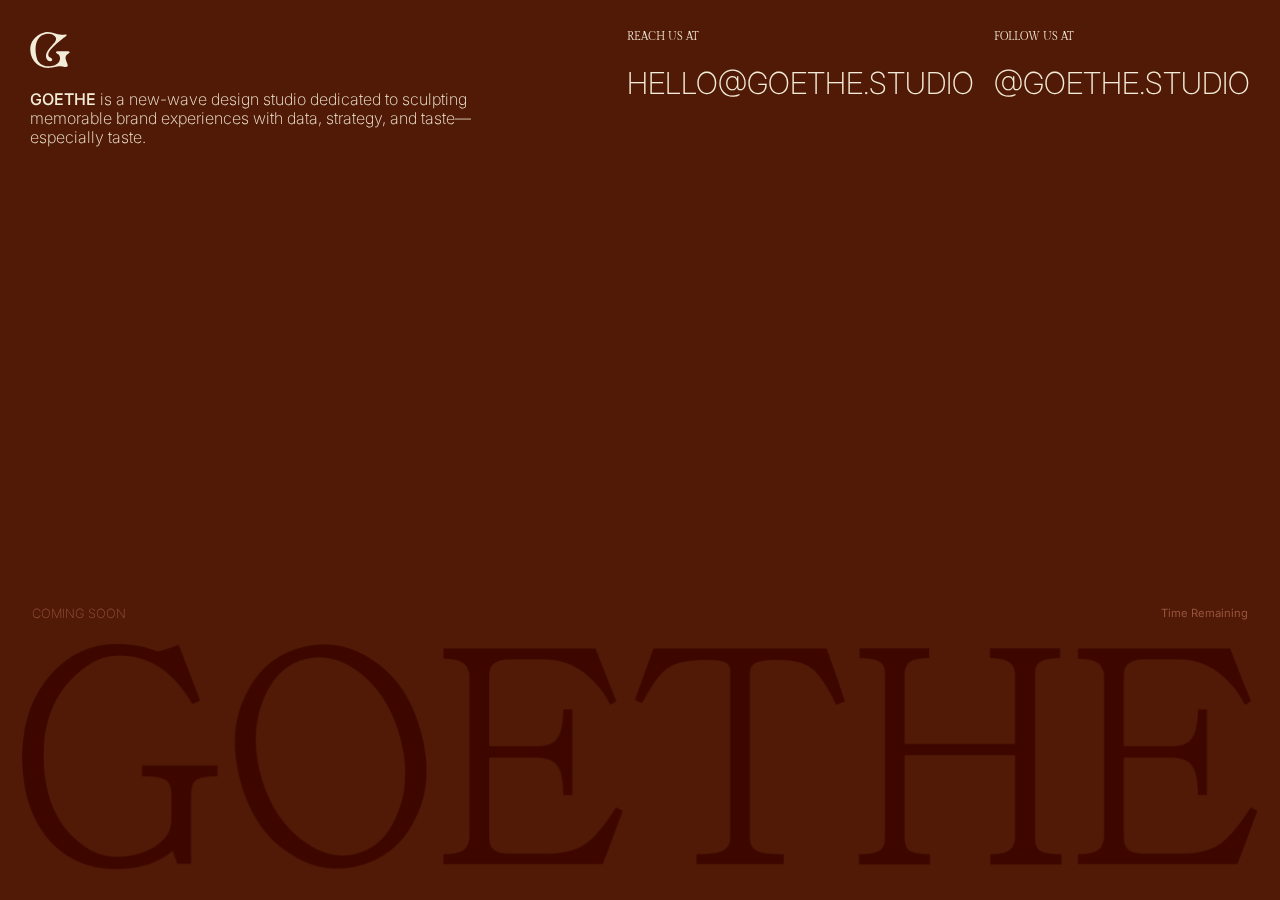
<file: goethe/index.html>
<!DOCTYPE html>
<html lang="en">
<head>
    <link rel="canonical" href="https://goethe.studio/">
    <meta charset="UTF-8">
    <meta name="viewport" content="width=device-width, initial-scale=1.0">
    <meta name="description" content="Goethe Studio offers creative branding and design solutions tailored to your business. Explore our innovative approach.">
    <title>Goethe Studio | Innovative Brand & Website Design</title>
    <link rel="stylesheet" href="styles.css">
    <link rel="preconnect" href="https://fonts.googleapis.com">
    <link rel="preconnect" href="https://fonts.gstatic.com" crossorigin>
    <link href="https://fonts.googleapis.com/css2?family=Gilda+Display&family=Inter:ital,opsz,wght@0,14..32,100..900;1,14..32,100..900&display=swap" rel="stylesheet">
    <link rel="icon" href="favicon.svg" type="image/x-icon">
</head>
<body>
    <div class="page-container"> 
    <header>
        <div class="grid-container">
            <div class="left-intro">
                <img id="logo" src="Logos/G-01.svg" alt="Goethe Logo" width="40" height="auto">
                <p><span style="text-transform: uppercase; font-weight: 500;">Goethe</span> is a new-wave design studio dedicated to sculpting memorable brand experiences with data, strategy, and taste—especially taste.
                </p>
            </div>

            <!-- Info Button (Only visible on small screens) -->
            <button class="info-button" onclick="openOverlay()">Info</button>

            <div class="right-contact">
                <div class="contactitem">
                    <p class="overline">Reach us at</p>
                    <h4 class="link"><a href="mailto:hello@goethe.studio">hello@goethe.studio</a></h4>
                </div>
                <div class="contactitem">
                    <p class="overline">Follow us at</p>
                    <h4 class="link">
                        <a href="https://www.instagram.com/goethe.studio" target="_blank" rel="noopener noreferrer">@goethe.studio</a>
                    </h4>
                </div>
            </div>
        </div>
    </header>

    <!-- Overlay Structure -->
    <div id="info-overlay" class="overlay">
        <div class="overlay-content">
            <div class="overlay-contactitem">
                <p class="overline">Reach us at</p>
                <h4 class="link"><a href="mailto:hello@goethe.studio">hello@goethe.studio</a></h4>
            </div>
            <div class="overlay-contactitem">
                <p class="overline">Follow us at</p>
                <h4 class="link">
                    <a href="https://www.instagram.com/goethe.studio" target="_blank" rel="noopener noreferrer">@goethe.studio</a>
                </h4>
            </div>
            <!-- Close Button at the Bottom -->
            <button class="close-overlay-button" onclick="closeOverlay()">Close</button>
        </div>
    </div>
    <main>
    </main>
    <footer>
        <div class="countdown-container">
            <p class="countdown-text">Coming&nbsp;Soon</p>
        <div class="progress-bar">
            <div id="progress" class="progress"></div>
        </div>
        <div class="timer">
        <p id="timer" class="timer-display">Time Remaining</p>
        </div>
        </div>
        <div class="image-banner">
            <img src="goethe-image-banner.png" alt="Goethe Logo" width="100%" height="auto">
        </div>
    </footer>
    </div>
    <script>
        function openOverlay() {
            document.getElementById("info-overlay").style.display = "block";
        }
    
        function closeOverlay() {
            document.getElementById("info-overlay").style.display = "none";
        }
        // Array of logo images
        const logoImages = [
            'Logos/G-01.svg',
            'Logos/G-02.svg',
            'Logos/G-03.svg',
            'Logos/G-04.svg',
            'Logos/G-05.svg'
        ];

        // Variables to track the current image index
        let currentImageIndex = 0;

        // Function to update the logo image
        function cycleLogo() {
            const logo = document.getElementById('logo');
            currentImageIndex = (currentImageIndex + 1) % logoImages.length; // Cycle to the next image
            logo.src = logoImages[currentImageIndex];
        }

        // Check if the user is on a mobile device
        function isMobile() {
            return /Mobi|Android/i.test(navigator.userAgent);
        }

        // Handle logo behavior for mobile
        if (isMobile()) {
            // Automatically cycle through logos every 3 seconds
            setInterval(cycleLogo, 2000);
        } else {
            // For non-mobile, attach the mouse movement behavior
            let lastX = 0, lastY = 0;
            const speedThreshold = 30;

            document.addEventListener('mousemove', (event) => {
                const distance = Math.sqrt(Math.pow(event.clientX - lastX, 2) + Math.pow(event.clientY - lastY, 2));
                lastX = event.clientX;
                lastY = event.clientY;

                if (distance > speedThreshold) {
                    cycleLogo();
                }
            });
        }

        // Set the launch date (February 1, 2025)
        const launchDate = new Date('2025-02-01T00:00:00').getTime();

        function updateCountdown() {
            const now = new Date().getTime();
            const timeLeft = launchDate - now;

            // Calculate days, hours, minutes, and seconds
            const days = Math.floor(timeLeft / (1000 * 60 * 60 * 24));
            const hours = Math.floor((timeLeft % (1000 * 60 * 60 * 24)) / (1000 * 60 * 60));
            const minutes = Math.floor((timeLeft % (1000 * 60 * 60)) / (1000 * 60));
            const seconds = Math.floor((timeLeft % (1000 * 60)) / 1000);

            // Format the timer as 00D 00H 00M 00S
            const formattedTime = `${String(days).padStart(2, '0')}D ${String(hours).padStart(2, '0')}H ${String(minutes).padStart(2, '0')}M ${String(seconds).padStart(2, '0')}S`;
            document.getElementById("timer").innerHTML = formattedTime;

            // Update the progress bar width based on time remaining
            const progressElement = document.getElementById("progress");
            const totalTime = launchDate - (new Date('2024-01-01T00:00:00')).getTime();
            const progressPercentage = ((totalTime - timeLeft) / totalTime) * 100;
            progressElement.style.width = `${progressPercentage}%`;

            // Stop the countdown when time is up
            if (timeLeft < 0) {
                clearInterval(countdownInterval);
                document.getElementById("timer").innerHTML = "00D 00H 00M 00S";
                progressElement.style.width = '100%';
            }
        }

        // Update the countdown every second
        const countdownInterval = setInterval(updateCountdown, 1000);


    </script>    
</body>
</html>
</file>
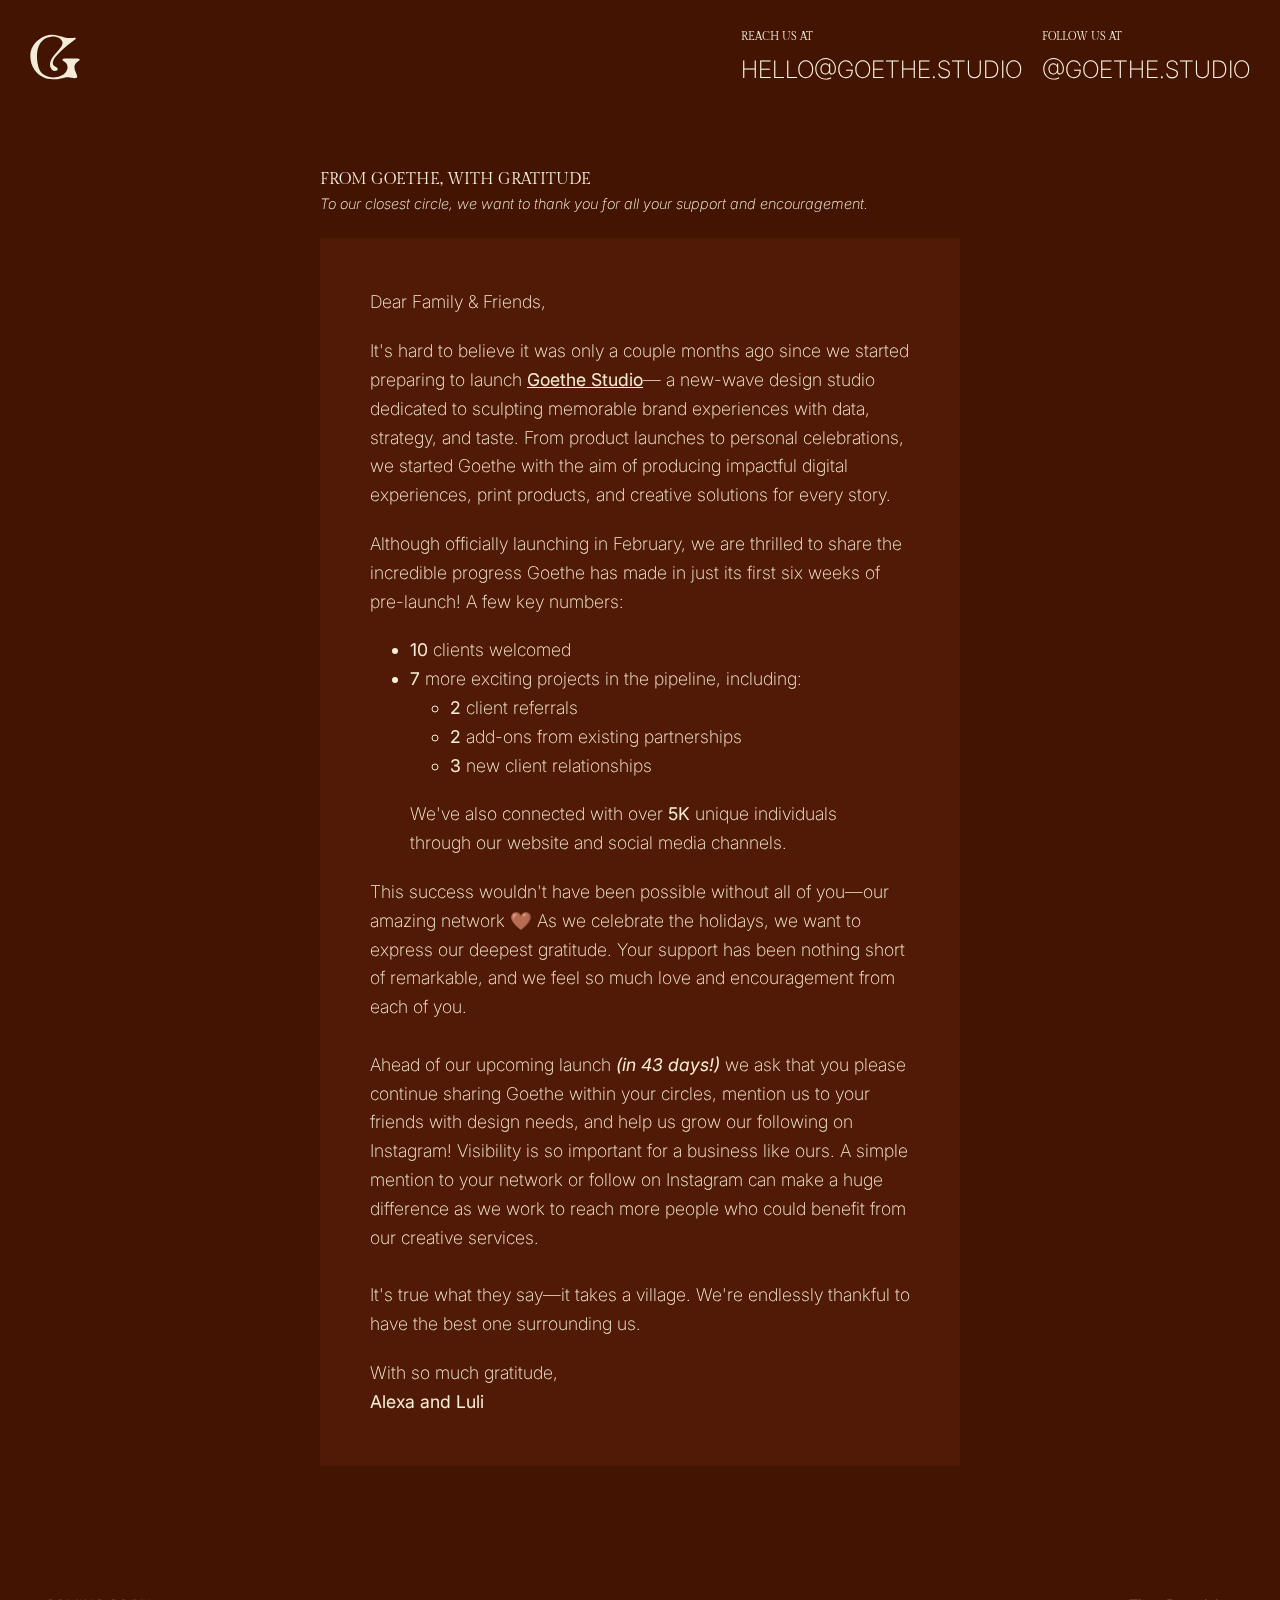
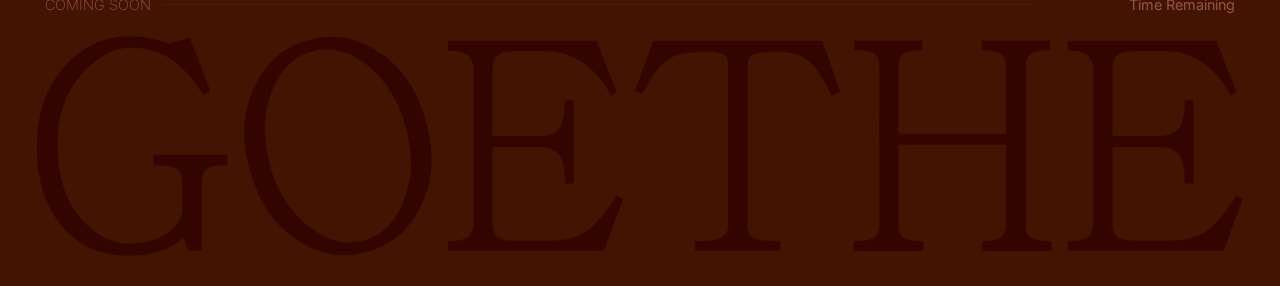
<file: notes.html>
<!DOCTYPE html>
<html lang="en">
<head>
    <link rel="canonical" href="https://goethe.studio/">
    <meta charset="UTF-8">
    <meta name="viewport" content="width=device-width, initial-scale=1.0">
    <title>Goethe Studio</title>
    <link rel="stylesheet" href="styles-ff.css">
    <link rel="preconnect" href="https://fonts.googleapis.com">
    <link rel="preconnect" href="https://fonts.gstatic.com" crossorigin>
    <link href="https://fonts.googleapis.com/css2?family=Gilda+Display&family=Inter:ital,opsz,wght@0,14..32,100..900;1,14..32,100..900&display=swap" rel="stylesheet">
    <link rel="icon" href="favicon.svg" type="image/x-icon">
</head>
<body>
    <div class="page-container"> 
    <header>
        <div class="grid-container">
            <div class="left-intro">
                <img id="logo" src="Logos/G-01.svg" alt="Goethe Logo" width="50" height="auto">
            </div>

            <!-- Info Button (Only visible on small screens) -->
            <button class="info-button" onclick="openOverlay()">Info</button>

            <div class="right-contact">
                <div class="contactitem">
                    <p class="overline">Reach us at</p>
                    <h4 class="link"><a href="mailto:hello@goethe.studio">hello@goethe.studio</a></h4>
                </div>
                <div class="contactitem">
                    <p class="overline">Follow us at</p>
                    <h4 class="link">
                        <a href="https://www.instagram.com/goethe.studio" target="_blank" rel="noopener noreferrer">@goethe.studio</a>
                    </h4>
                </div>
            </div>
        </div>
    </header>

    <!-- Overlay Structure -->
    <div id="info-overlay" class="overlay">
        <div class="overlay-content">
            <div class="overlay-contactitem">
                <p class="overline">Reach us at</p>
                <h4 class="link"><a href="mailto:hello@goethe.studio">hello@goethe.studio</a></h4>
            </div>
            <div class="overlay-contactitem">
                <p class="overline">Follow us at</p>
                <h4 class="link">
                    <a href="https://www.instagram.com/goethe.studio" target="_blank" rel="noopener noreferrer">@goethe.studio</a>
                </h4>
            </div>
            <!-- Close Button at the Bottom -->
            <button class="close-overlay-button" onclick="closeOverlay()">Close</button>
        </div>
    </div>
    <main>
        <div class="note-header"> 
            <h2 class="letter-title">From Goethe, With Gratitude</h2> 
            <p class ="caption">To our closest circle, we want to thank you for all your support and encouragement.</p>
        </div>
        <div class="main-content">
            <p class ="letter">Dear Family & Friends,</p>
    
            <p class ="letter">
                It's hard to believe it was only a couple months ago since we started preparing to launch <a style="font-size: inherit; font-weight: 400;" href="meet-goethe.pdf" target="_blank" download="Meet Goethe">Goethe Studio</a>— a new-wave design studio dedicated to sculpting memorable brand experiences with data, strategy, and taste. From product launches to personal celebrations, we started Goethe with the aim of producing impactful digital experiences, print products, and creative solutions for every story.

            </p>
    
            <p class ="letter">
                Although officially launching in February, we are thrilled to share the incredible progress Goethe has made in just its first six weeks of pre-launch! A few key numbers:
            </p>
            <ul class="key-numbers">
                <li><span style="font-weight: 400;">10</span> clients welcomed</li>
                <li><span style="font-weight: 400;">7</span> more exciting projects in the pipeline, including:</li>
                <ul class="key-numbers-tab">
                  <li><span style="font-weight: 400;">2</span> client referrals</li>
                  <li><span style="font-weight: 400;">2</span> add-ons from existing partnerships</li>
                  <li><span style="font-weight: 400;">3</span> new client relationships</li>
                </ul>
              </ul>
            
              <p class="key-numbers">
                We've also connected with over <span style="font-weight: 400;">5K</span>  unique individuals through our website and social media channels.
              </p>
    
            <p class ="letter">
                This success wouldn't have been possible without all of you—our amazing network 🤎 As we celebrate the holidays, we want to express our deepest gratitude. Your support has been nothing short of remarkable, and we feel so much love and encouragement from each of you.
                <br><br>
                Ahead of our upcoming launch <span style="font-style: italic; font-weight: 400;">(in 43 days!)</span> we ask that you please continue sharing Goethe within your circles, mention us to your friends with design needs, and help us grow our following on Instagram! Visibility is so important for a business like ours. A simple mention to your network or follow on Instagram can make a huge difference as we work to reach more people who could benefit from our creative services.
                <br><br>
                It's true what they say—it takes a village. We're endlessly thankful to have the best one surrounding us.
            </p>
            
            <p class ="letter">
                With so much gratitude,<br>
                <span style="font-weight: 400;">Alexa and Luli</span>
            </p>
        </div>
    </main>
    <footer>
        <div class="countdown-container">
            <p class="countdown-text">Coming&nbsp;Soon</p>
        <div class="progress-bar">
            <div id="progress" class="progress"></div>
        </div>
        <div class="timer">
        <p id="timer" class="timer-display">Time Remaining</p>
        </div>
        </div>
        <div class="image-banner">
            <img src="goethe-image-banner.png" alt="Goethe Logo" width="100%" height="auto">
        </div>
    </footer>
    </div>
    <script>
        function openOverlay() {
            document.getElementById("info-overlay").style.display = "block";
        }
    
        function closeOverlay() {
            document.getElementById("info-overlay").style.display = "none";
        }
        
        // Array of logo images
        const logoImages = [
            'Logos/G-01.svg',
            'Logos/G-02.svg',
            'Logos/G-03.svg',
            'Logos/G-04.svg',
            'Logos/G-05.svg'
        ];

        // Variables to track the current image index
        let currentImageIndex = 0;

        // Function to update the logo image
        function cycleLogo() {
            const logo = document.getElementById('logo');
            currentImageIndex = (currentImageIndex + 1) % logoImages.length; // Cycle to the next image
            logo.src = logoImages[currentImageIndex];
        }

        // Check if the user is on a mobile device
        function isMobile() {
            return /Mobi|Android/i.test(navigator.userAgent);
        }

        // Handle logo behavior for mobile
        if (isMobile()) {
            // Automatically cycle through logos every 3 seconds
            setInterval(cycleLogo, 3000);
        } else {
            // For non-mobile, attach the mouse movement behavior
            let lastX = 0, lastY = 0;
            const speedThreshold = 30;

            document.addEventListener('mousemove', (event) => {
                const distance = Math.sqrt(Math.pow(event.clientX - lastX, 2) + Math.pow(event.clientY - lastY, 2));
                lastX = event.clientX;
                lastY = event.clientY;

                if (distance > speedThreshold) {
                    cycleLogo();
                }
            });
        }

        // Set the launch date (February 1, 2025)
        const launchDate = new Date('2025-02-01T00:00:00').getTime();

        function updateCountdown() {
            const now = new Date().getTime();
            const timeLeft = launchDate - now;

            // Calculate days, hours, minutes, and seconds
            const days = Math.floor(timeLeft / (1000 * 60 * 60 * 24));
            const hours = Math.floor((timeLeft % (1000 * 60 * 60 * 24)) / (1000 * 60 * 60));
            const minutes = Math.floor((timeLeft % (1000 * 60 * 60)) / (1000 * 60));
            const seconds = Math.floor((timeLeft % (1000 * 60)) / 1000);

            // Format the timer as 00D 00H 00M 00S
            const formattedTime = `${String(days).padStart(2, '0')}D ${String(hours).padStart(2, '0')}H ${String(minutes).padStart(2, '0')}M ${String(seconds).padStart(2, '0')}S`;
            document.getElementById("timer").innerHTML = formattedTime;

            // Update the progress bar width based on time remaining
            const progressElement = document.getElementById("progress");
            const totalTime = launchDate - (new Date('2024-01-01T00:00:00')).getTime();
            const progressPercentage = ((totalTime - timeLeft) / totalTime) * 100;
            progressElement.style.width = `${progressPercentage}%`;

            // Stop the countdown when time is up
            if (timeLeft < 0) {
                clearInterval(countdownInterval);
                document.getElementById("timer").innerHTML = "00D 00H 00M 00S";
                progressElement.style.width = '100%';
            }
        }

        // Update the countdown every second
        const countdownInterval = setInterval(updateCountdown, 1000);


    </script>    
</body>
</html>
</file>
<file: goethe/styles.css>
* {
    margin: 0;
    padding: 0;
    box-sizing: border-box;
}

.gilda-display-regular {
  font-family: "Gilda Display", serif;
  font-weight: 400;
  font-style: normal;
}

.inter {
  font-family: "Inter", sans-serif;
  font-optical-sizing: auto;
  font-weight: 400;
  font-style: normal;
}

.page-container {
  display: flex;
  flex-direction: column;
  min-height: 100svh; /* Full viewport height */
}

body {
  background-color: #511A06;
  color: #F3ECD8;
  font-family: "Manrope", sans-serif;
  font-weight: 300;
  font-size: 16px;
  line-height: 1.6;
  display: flex;
  flex-direction: column;
  justify-content: space-between;
  min-height: 100vh;
}

main {
  text-align: center;
  flex-grow: 1; 
  display: flex;
  flex-direction: column;
  justify-content: flex-end;
}

.logo {
  color: #F3ECD8;
}

.countdown-container {
  display: flex;
  width: 95%;
  align-items: center;
  padding: 0;
}

.countdown-text {
  font-size: .8rem;
  padding-right: 10px;
  text-transform: uppercase;
  color: #97543C;
}

.timer, .timer-display {
  min-width: 200px;
}
.timer-display {
  font-size: .7rem;
  padding-left: 10px;
  font-weight: 400;
  color: #97543C;
  min-width: 200px;
  text-align: right;
}

/* Progress bar styling */
.progress-bar {
  width: calc(100% - 100px);
  background-color: #511A06;
  height: 1px; /* Adjust thickness as desired */
}

.progress {
  height: 100%;
  background-color: #97543C;
  width: 0%; /* Start at 0% */
  transition: width 1s linear;
}

/* Image banner styling */
.image-banner {
  mix-blend-mode: soft-light;
  bottom: 0;
  left: 0;
  width: 100%;
  padding-bottom: env(safe-area-inset-bottom);
}

footer {
  position: relative;
  padding: 0;
  display: flex;
  flex-direction: column;
  align-items: center;
}

h4, .link {
    font-family: "Inter", sans-serif;
    font-optical-sizing: auto;
    font-size: 1.8rem;
    font-weight: 200;
    font-style: normal;
    text-transform: uppercase;
    line-height: 1em;
  }

p {
    font-family: "Inter", sans-serif;
    font-optical-sizing: auto;
    font-size: 1rem;
    font-weight: 200;
    font-style: normal;
    line-height: 1.2em;
  }

.overline {
    text-transform: uppercase;
    font-size: .7rem;
    font-family: "Gilda Display", serif;
    font-weight: 400;
    font-style: normal;
  }

.link a {
    color: inherit;
    text-decoration: none;
    position: relative;
}

.link a::after {
    content: '';
    position: absolute;
    width: 0;
    height: 1px;
    bottom: 0;
    left: 0;
    background-color: currentColor;
    transition: width 0.6s ease; /* Smooth slide-in effect */
}

.link a:hover::after {
    width: 100%; /* Expands the underline on hover */
}

/* Info Button (Only show on small screens) */
.info-button {
  display: none; /* Hidden by default; only show on small screens */
  position: absolute;
  top: 30px;
  right: 30px;
  font-family: "Gilda Display", serif;
  font-size: .8rem;
  padding: 8px 20px;
  background-color: transparent;
  color: #F3ECD8;
  border: 1px solid;
  border-color: #F3ECD8;
  border-radius: 100px;
  cursor: pointer;
  margin: 0;
  text-transform: uppercase;
}

.overlay {
  display: none; /* Hidden by default */
  position: fixed;
  top: 0;
  left: 0;
  width: 100vw;
  height: 100vh;
  color: #511A06;
  background-color: #F3ECD8; 
  z-index: 1000; /* Ensures overlay sits above other content */
}

.overlay-content {
  color: #511A06;
  position: relative;
  top: 20px;
  left: 20px;
  text-align: left;
}

.overlay-contactitem {
  display: flex;
  flex-direction: column;
  justify-content: top;
  gap: 10px;
  padding-bottom: 30px;
}

.close-overlay-button {
  position: fixed;
  bottom: 30px;
  left: 0;
  width: 100%;
  height: auto;
  background-color: transparent;
  color: #511A06;
  text-decoration: underline;
  font-size: .9rem;
  font-weight: bold;
  text-transform: uppercase;
  border: none;
  cursor: pointer;
  transition: background-color 0.3s ease;
}

.close-overlay-button:hover {
  background-color: #d1c2a5; /* Slightly darker color on hover */
}

.grid-container {
  display: flex;
  flex-direction: row;
  justify-content: space-between;
  align-items: top;
  padding: 30px;
  gap: 80px;
  text-align: left;
}

.left-intro, .right-contact {
  display: flex;
}

.left-intro {
  flex-direction: column;
  justify-content: flex-end;
  gap: 20px;
  max-width: 450px;
}

.right-contact {
  flex-direction: row;
  justify-content: flex-end;
  gap: 20px;
}

.contactitem {
  display: flex;
  flex-direction: column;
  justify-content: top;
  gap: 25px;
}

/* Desktop Styles (large screens) */
@media (min-width: 1131px) {
  h4, .link {
    font-size: 1.9rem;
  }

  p {
    font-size: 1rem;
  }
}

@media (min-width: 941px) and (max-width: 1130px) {
  h4, .link {
    font-size: 1.6rem;
  }
}

/* Mobile Styles (small screens) */
@media (max-width: 940px) {
  .grid-container {
    flex-direction: column;
    gap: 20px;
  }
  .left-intro {
    gap: 10px;
    padding-bottom: 20px;
    max-width: 100%;
  }

  .right-contact {
    flex-direction: column;
    justify-content: flex-start;
  }

  .left-intro img, .left-intro p {
    max-width: 100%;
    margin-bottom: 10px;
  }

  .contactitem {
    padding-bottom: 15px;
    gap: 10px;
  }

  h4, .link {
    font-size: 1.6rem;
  }
  
  p {
    font-size: 1.2rem;
  }
}

@media (min-width: 381px) and (max-width: 660px) {
  h4, .link {
    font-size: 1.8rem;
  }
}

@media (max-width: 380px) {
  h4, .link {
    font-size: 1.4rem;
  }
  .info-button {
    display: block;
}

.right-contact {
    display: none;
}

.overlay {
    display: none; /* Show overlay when activated */
}
}
</file>
<file: styles-ff.css>
* {
    margin: 0;
    padding: 0px;
    box-sizing: border-box;
}

.gilda-display-regular {
  font-family: "Gilda Display", serif;
  font-weight: 400;
  font-style: normal;
}

.inter {
  font-family: "Inter", sans-serif;
  font-optical-sizing: auto;
  font-weight: 400;
  font-style: normal;
}

.page-container {
  display: flex;
  flex-direction: column;
  gap: 0;
  min-height: 100svh; /* Full viewport height */
}

body {
  background-color: #441403;
  color: #FCF6E6;
  font-family: "Inter", sans-serif;
  font-weight: 300;
  font-size: 16px;
  line-height: 1.6;
  display: flex;
  flex-direction: column;
  justify-content: space-between;
  min-height: 100vh;
}

header {
  padding: 30px;
}

main {
  padding: 0;
  display: flex;
  flex-direction: column;
  justify-content: top;
  align-self: center;
  align-items: center;
  padding: 30px;
  max-width: 700px;
}

.main-content {
  text-align: left;
  display: flex;
  flex-direction: column;
  max-width: 700px;
  margin: 0;
  padding: 50px;
  gap: 20px;
  background-color: #511A06;
  color: #F7EED5; 
}

.note-header {
  display: flex;
  flex-direction: column;
  align-items: left;
  width: 100%;
  text-align: left;
  padding: 30px 0 18px;
}

.letter-title {
  font-size: 1rem;
  line-height: 1rem;
  font-family: "Gilda Display", serif;
  font-weight: 400;
  letter-spacing: normal;
  text-transform: uppercase;
}

.caption {
  font-size: .9rem;
  line-height: 2rem;
  font-family: "Inter", sans-serif;
  font-weight: 200;
  font-style: italic;
  letter-spacing: normal;
}

.letter {
  text-align: left;
  font-size: 1.1rem;
  line-height: 1.8rem;
  font-family: "Inter", sans-serif;
  font-weight: 200;
  letter-spacing: normal;
}

.key-numbers {
  padding: 0 40px;
  list-style-type: disc;
  font-size: 1.1rem;
  line-height: 1.8rem;
  font-family: "Inter", sans-serif;
  font-weight: 200;
  letter-spacing: normal;
}

.key-numbers-tab {
  padding: 0 40px;
}

.logo {
  color: #511A06;
  mix-blend-mode: soft-light;
}

.countdown-container {
  display: flex;
  width: 100%;
  align-items: center;
  padding: 0 30px;
}

.countdown-text {
  font-size: .9rem;
  padding-right: 10px;
  text-transform: uppercase;
  color: #97543C;
}

.timer, .timer-display {
  min-width: 200px;
}
.timer-display {
  font-size: .9rem;
  padding-left: 10px;
  font-weight: 400;
  color: #97543C;
  min-width: 200px;
  text-align: right;
}

/* Progress bar styling */
.progress-bar {
  width: calc(100% - 100px);
  background-color: #511A06;
  height: 1px; /* Adjust thickness as desired */
}

.progress {
  height: 100%;
  background-color: #97543C;
  width: 0%; /* Start at 0% */
  transition: width 1s linear;
}


/* Image banner styling */
.image-banner {
  mix-blend-mode: soft-light;
  bottom: 0;
  left: 0;
  width: 100%;
  padding-bottom: env(safe-area-inset-bottom);
}

footer {
  position: relative;
  padding: 100px 15px 0px 15px;
  display: flex;
  flex-direction: column;
  align-items: center;
}

h4, .link {
    font-family: "Inter", sans-serif;
    font-optical-sizing: auto;
    font-size: 1.8rem;
    font-weight: 200;
    font-style: normal;
    text-transform: uppercase;
    line-height: 1em;
  }

p {
    font-family: "Inter", sans-serif;
    font-optical-sizing: auto;
    font-size: 1rem;
    font-weight: 200;
    font-style: normal;
    line-height: 1.2em;
  }

.overline {
    text-transform: uppercase;
    font-size: .7rem;
    font-family: "Gilda Display", serif;
    font-weight: 400;
    font-style: normal;
  }

.link a {
    color: inherit;
    text-decoration: none;
    position: relative;
}

.link a:visited {
  color: inherit;
  text-decoration: none;
  position: relative;
}

.link a::after {
    content: '';
    position: absolute;
    width: 0;
    height: 1px;
    bottom: 0;
    left: 0;
    background-color: currentColor;
    transition: width 0.6s ease; /* Smooth slide-in effect */
}

.link a:hover::after {
    width: 100%; /* Expands the underline on hover */
}

a {
  color: inherit; /* Matches the surrounding text color */
}

a:visited {
  color: inherit; /* Keeps the same color after the link is clicked */
}

/* Info Button (Only show on small screens) */
.info-button {
  display: none; /* Hidden by default; only show on small screens */
  position: absolute;
  top: 30px;
  right: 30px;
  font-family: "Gilda Display", serif;
  font-size: .8rem;
  padding: 8px 20px;
  background-color: transparent;
  color: #F3ECD8;
  border: 1px solid;
  border-color: #F3ECD8;
  border-radius: 100px;
  cursor: pointer;
  margin: 0;
  text-transform: uppercase;
}

.overlay {
  display: none; /* Hidden by default */
  position: fixed;
  top: 0;
  left: 0;
  width: 100vw;
  height: 100vh;
  color: #511A06;
  background-color: #F3ECD8; 
  z-index: 1000; /* Ensures overlay sits above other content */
}

.overlay-content {
  color: #511A06;
  position: relative;
  top: 20px;
  left: 20px;
  text-align: left;
}

.overlay-contactitem {
  display: flex;
  flex-direction: column;
  justify-content: top;
  gap: 10px;
  padding-bottom: 30px;
}

.close-overlay-button {
  position: fixed;
  bottom: 30px;
  left: 0;
  width: 100%;
  height: auto;
  background-color: transparent;
  color: #511A06;
  text-decoration: underline;
  font-size: .9rem;
  font-weight: bold;
  text-transform: uppercase;
  border: none;
  cursor: pointer;
  transition: background-color 0.3s ease;
}

.close-overlay-button:hover {
  background-color: #d1c2a5; /* Slightly darker color on hover */
}

.grid-container {
  display: flex;
  flex-direction: row;
  justify-content: space-between;
  align-items: top;
  padding: 0px;
  gap: 50px;
  text-align: left;
}

.left-intro, .right-contact {
  display: flex;
}

.left-intro {
  flex-direction: column;
  justify-content: flex-end;
  gap: 20px;
  max-width: 400px;
}

.right-contact {
  flex-direction: row;
  justify-content: flex-end;
  gap: 20px;
}

.contactitem {
  display: flex;
  flex-direction: column;
  justify-content: top;
  gap: 15px;
}

/* Desktop Styles (large screens) */
@media (min-width: 1131px) {
  h4, .link {
    font-size: 1.5rem;
  }

  p {
    font-size: 1rem;
  }
}

@media (min-width: 941px) and (max-width: 1130px) {
  h4, .link {
    font-size: 1.6rem;
  }
  .main-content {
    max-width: 800px;
  }
}

/* Mobile Styles (small screens) */
@media (max-width: 940px) {
  .grid-container {
    flex-direction: column;
    gap: 20px;
  }
  .left-intro {
    gap: 10px;
    padding-bottom: 20px;
    max-width: 100%;
  }

  .main-content {
    max-width: 500px;
  }

  h4, .link {
    font-size: 1.6rem;
  }
  
  p {
    font-size: 1.2rem;
  }

  .info-button {
    display: block;
}

.right-contact {
    display: none;
}

.overlay {
    display: none; /* Show overlay when activated */
}
}

@media (min-width: 381px) and (max-width: 660px) {
  h4, .link {
    font-size: 1.8rem;
  }
}

@media (max-width: 380px) {
  h4, .link {
    font-size: 1.4rem;
  }
  .info-button {
    display: block;
}

.right-contact {
    display: none;
}

.overlay {
    display: none; /* Show overlay when activated */
}
}
</file>
